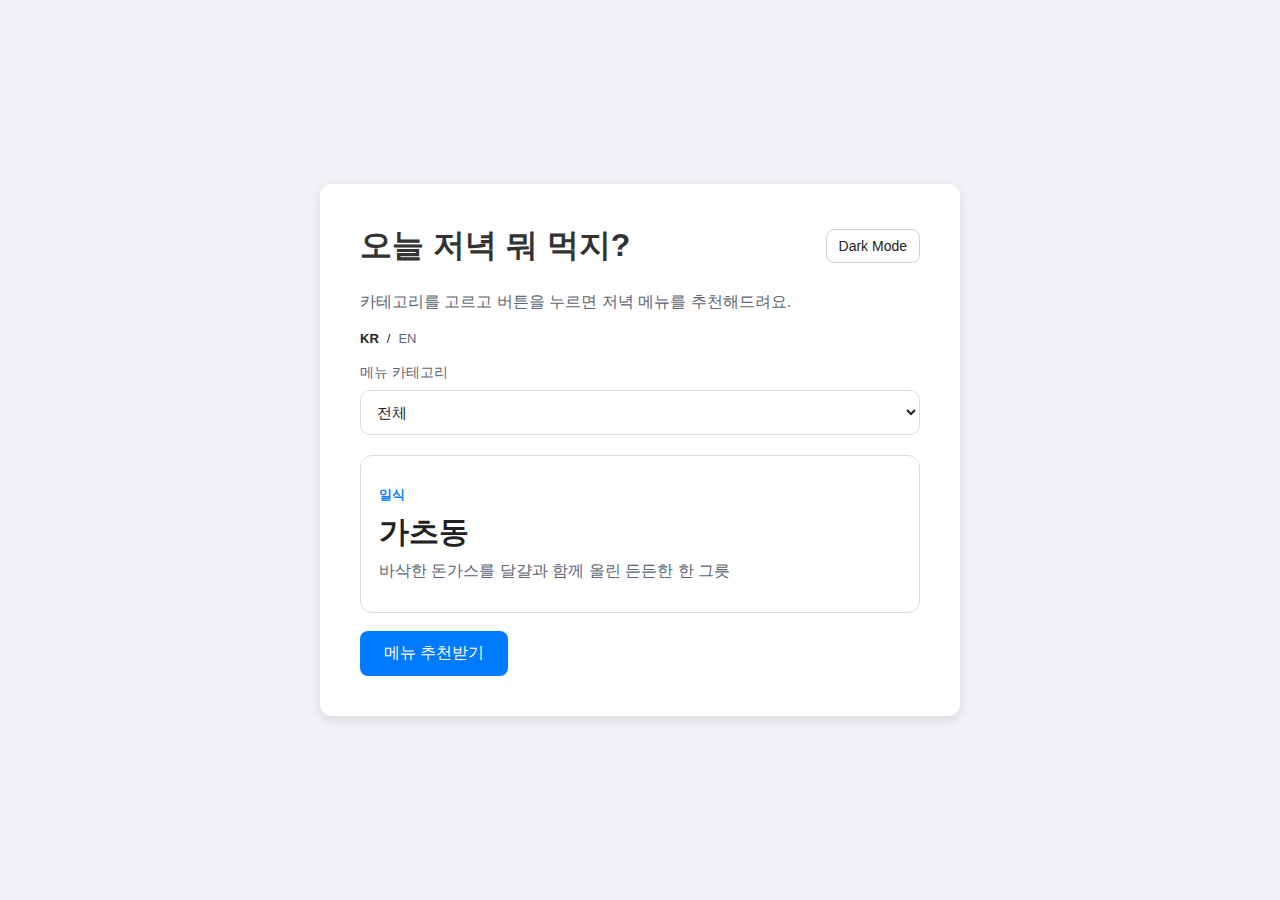
<file: index.html>
<!doctype html>
<html lang="ko">
<head>
  <meta charset="UTF-8" />
  <meta name="viewport" content="width=device-width, initial-scale=1.0" />
  <title>저녁 메뉴 추천</title>
  <link href='/style.css' rel='stylesheet'>
</head>
<body>
  <div class="container">
    <div class="header-row">
      <h1>오늘 저녁 뭐 먹지?</h1>
      <button id="theme-toggle-btn" type="button" aria-label="Toggle theme">Dark Mode</button>
    </div>

    <p class="subtitle">카테고리를 고르고 버튼을 누르면 저녁 메뉴를 추천해드려요.</p>

    <div class="lang-links">
      <a href="/index.html" aria-current="page">KR</a>
      <span>/</span>
      <a href="/en.html">EN</a>
    </div>

    <div class="controls">
      <label for="category-select">메뉴 카테고리</label>
      <select id="category-select">
        <option value="all">전체</option>
        <option value="한식">한식</option>
        <option value="중식">중식</option>
        <option value="일식">일식</option>
        <option value="양식">양식</option>
        <option value="분식">분식</option>
        <option value="간편식">간편식</option>
      </select>
    </div>

    <div id="menu-result" class="menu-card">
      <p id="menu-category" class="menu-category"></p>
      <h2 id="menu-name" class="menu-name"></h2>
      <p id="menu-description" class="menu-description"></p>
    </div>

    <button id="recommend-btn">메뉴 추천받기</button>
  </div>
  <script defer type="text/javascript" src="/main.js"></script>
</body>
</html>
</file>
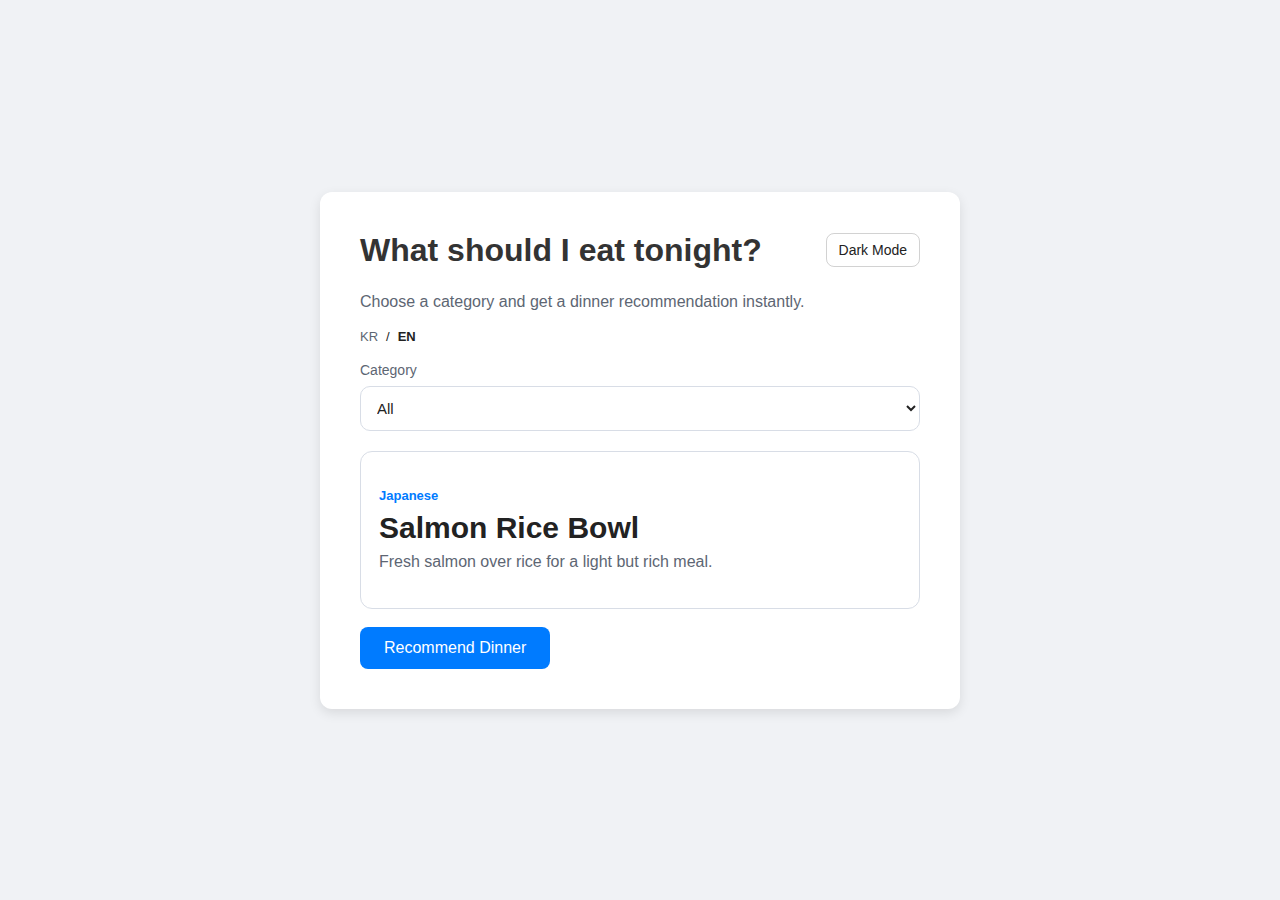
<file: en.html>
<!doctype html>
<html lang="en">
<head>
  <meta charset="UTF-8" />
  <meta name="viewport" content="width=device-width, initial-scale=1.0" />
  <title>Dinner Menu Recommender</title>
  <link href='/style.css' rel='stylesheet'>
</head>
<body>
  <div class="container">
    <div class="header-row">
      <h1>What should I eat tonight?</h1>
      <button id="theme-toggle-btn" type="button" aria-label="Toggle theme">Dark Mode</button>
    </div>

    <p class="subtitle">Choose a category and get a dinner recommendation instantly.</p>

    <div class="lang-links">
      <a href="/index.html">KR</a>
      <span>/</span>
      <a href="/en.html" aria-current="page">EN</a>
    </div>

    <div class="controls">
      <label for="category-select">Category</label>
      <select id="category-select">
        <option value="all">All</option>
        <option value="Korean">Korean</option>
        <option value="Chinese">Chinese</option>
        <option value="Japanese">Japanese</option>
        <option value="Western">Western</option>
        <option value="Snack">Snack</option>
        <option value="Light">Light</option>
      </select>
    </div>

    <div id="menu-result" class="menu-card">
      <p id="menu-category" class="menu-category"></p>
      <h2 id="menu-name" class="menu-name"></h2>
      <p id="menu-description" class="menu-description"></p>
    </div>

    <button id="recommend-btn">Recommend Dinner</button>
  </div>
  <script defer type="text/javascript" src="/main-en.js"></script>
</body>
</html>
</file>
<file: style.css>
:root {
  --bg: #f0f2f5;
  --panel: #ffffff;
  --text: #222222;
  --title: #333333;
  --button: #007bff;
  --button-hover: #0056b3;
  --muted: #5d6673;
  --line: #d8dde6;
}

body[data-theme='dark'] {
  --bg: #12161c;
  --panel: #1b2430;
  --text: #e7edf3;
  --title: #f3f7fb;
  --button: #4b89ff;
  --button-hover: #6da0ff;
  --muted: #c4cfda;
  --line: #334156;
}

body {
  font-family: -apple-system, BlinkMacSystemFont, "Segoe UI", Roboto, Helvetica, Arial, sans-serif;
  display: flex;
  justify-content: center;
  align-items: center;
  min-height: 100vh;
  background-color: var(--bg);
  margin: 0;
  color: var(--text);
  transition: background-color 0.25s ease, color 0.25s ease;
}

.container {
  text-align: left;
  background-color: var(--panel);
  padding: 40px;
  border-radius: 12px;
  box-shadow: 0 4px 12px rgba(0, 0, 0, 0.1);
  transition: background-color 0.25s ease;
  width: min(90vw, 560px);
}

.header-row {
  display: flex;
  align-items: center;
  justify-content: space-between;
  gap: 16px;
  margin-bottom: 24px;
}

h1 {
  color: var(--title);
  margin: 0;
}

.subtitle {
  margin: 0 0 18px;
  color: var(--muted);
}

.lang-links {
  display: flex;
  align-items: center;
  gap: 8px;
  margin-bottom: 18px;
  font-size: 13px;
}

.lang-links a {
  color: var(--muted);
  text-decoration: none;
}

.lang-links a[aria-current='page'] {
  color: var(--text);
  font-weight: 700;
}

.controls {
  display: grid;
  gap: 8px;
  margin-bottom: 20px;
}

.controls label {
  font-size: 14px;
  color: var(--muted);
}

.controls select {
  background: var(--panel);
  color: var(--text);
  border: 1px solid var(--line);
  border-radius: 10px;
  padding: 12px;
  font-size: 15px;
}

.menu-card {
  border: 1px solid var(--line);
  border-radius: 12px;
  padding: 18px;
  margin-bottom: 18px;
  min-height: 120px;
  display: flex;
  flex-direction: column;
  justify-content: center;
  gap: 8px;
}

.menu-category {
  margin: 0;
  font-size: 13px;
  color: var(--button);
  font-weight: 600;
}

.menu-name {
  margin: 0;
  font-size: 30px;
}

.menu-description {
  margin: 0;
  color: var(--muted);
}

#recommend-btn {
  background-color: var(--button);
  color: white;
  border: none;
  padding: 12px 24px;
  border-radius: 8px;
  font-size: 16px;
  cursor: pointer;
  transition: background-color 0.3s ease;
}

#recommend-btn:hover {
  background-color: var(--button-hover);
}

#theme-toggle-btn {
  background: transparent;
  color: var(--text);
  border: 1px solid rgba(127, 127, 127, 0.35);
  padding: 8px 12px;
  border-radius: 8px;
  font-size: 14px;
  cursor: pointer;
}

body[data-theme='dark'] #theme-toggle-btn {
  border-color: rgba(255, 255, 255, 0.25);
}

@media (max-width: 640px) {
  .container {
    padding: 24px;
  }

  .header-row {
    flex-direction: column;
    align-items: flex-start;
  }

  .menu-name {
    font-size: 24px;
  }
}
</file>
